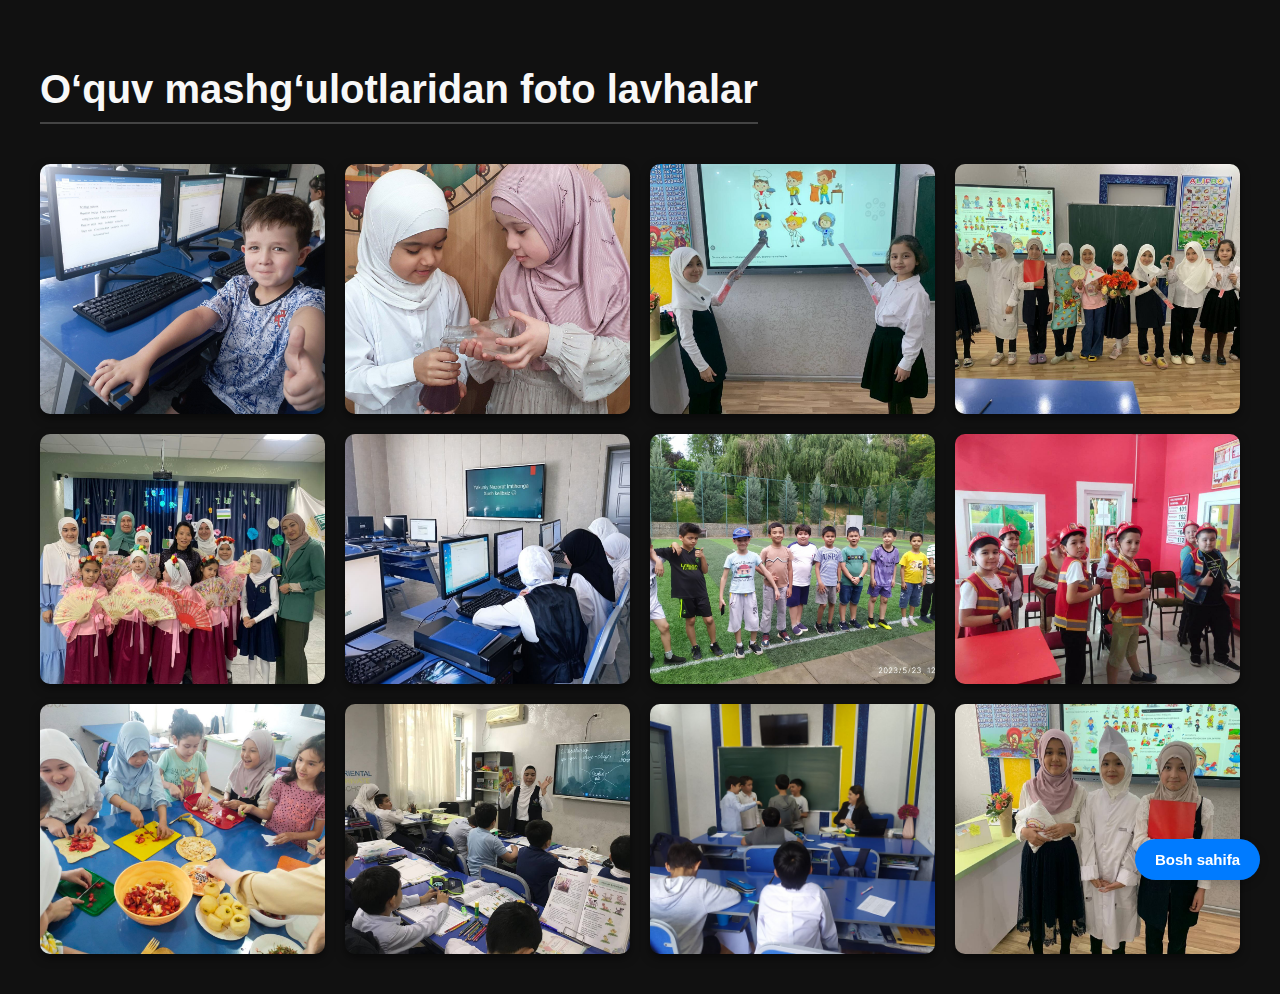
<file: dars.html>
<!DOCTYPE html>
<html lang="uz">
<head>
  <meta charset="UTF-8" />
  <meta name="viewport" content="width=device-width, initial-scale=1.0" />
  <title>ORIENTAL PRIVATE SCHOOL | OSHXONA RASMLAR</title>
  <style>
    body {
      margin: 0;
      font-family: Arial, sans-serif;
      background-color: #111;
      color: #fff;
    }

    .gallery {
      padding: 40px 20px;
      max-width: 1200px;
      margin: auto;
    }

    .gallery h1 {
      text-align: center;
      margin-bottom: 40px;
      font-size: 2.5rem;
      color: #f8f8f8;
      border-bottom: 2px solid #444;
      display: inline-block;
      padding-bottom: 10px;
    }

    .gallery-container {
      display: grid;
      grid-template-columns: repeat(auto-fit, minmax(250px, 1fr));
      gap: 20px;
    }

    .gallery-container img {
      width: 100%;
      height: 250px;
      object-fit: cover;
      border-radius: 10px;
      transition: transform 0.3s ease, box-shadow 0.3s ease;
      box-shadow: 0 4px 10px rgba(0, 0, 0, 0.5);
    }

    .gallery-container img:hover {
      transform: scale(1.05);
      box-shadow: 0 8px 20px rgba(255, 255, 255, 0.2);
    }
    /* O‘ng-pastdagi tugma */
    .fixed-bottom-button {
      position: fixed;
      bottom: 20px;
      right: 20px;
      padding: 12px 20px;
      background-color: #007bff;
      color: white;
      border-radius: 50px;
      text-decoration: none;
      font-size: 15px;
      font-weight: bold;
      z-index: 999;
      box-shadow: 0 4px 10px rgba(0, 0, 0, 0.2);
      transition: background 0.3s ease;
    }

    .fixed-bottom-button:hover {
      background-color: #0056b3;
    }
  </style>
</head>
<body>
  <section class="gallery">
    <h1>O‘quv mashg‘ulotlaridan foto lavhalar</h1>
   
    <div class="gallery-container">
      <img src="assets/images/dars1" alt="Rasm 1" />
      <img src="assets/images/dars2" alt="Rasm 1" />
      <img src="assets/images/dars3.JPG" alt="Rasm 1" />
      <img src="assets/images/dars4.JPG" alt="Rasm 1" />
      <img src="assets/images/dars5.JPG" alt="Rasm 1" />
      <img src="assets/images/dars6.JPG" alt="Rasm 1" />
      <img src="assets/images/dars7.JPG" alt="Rasm 1" />
      <img src="assets/images/dars8.JPG" alt="Rasm 1" />
      <img src="assets/images/dars9.JPG" alt="Rasm 1" />
      <img src="assets/images/dars10.JPG" alt="Rasm 1" />
       <img src="assets/images/dars11.JPG" alt="Rasm 1" />
      <img src="assets/images/dars12.JPG" alt="Rasm 1" />
    </div>
  </section>
   <a href="index.html" class="fixed-bottom-button">Bosh sahifa</a>
   
</body>
</html>
</file>
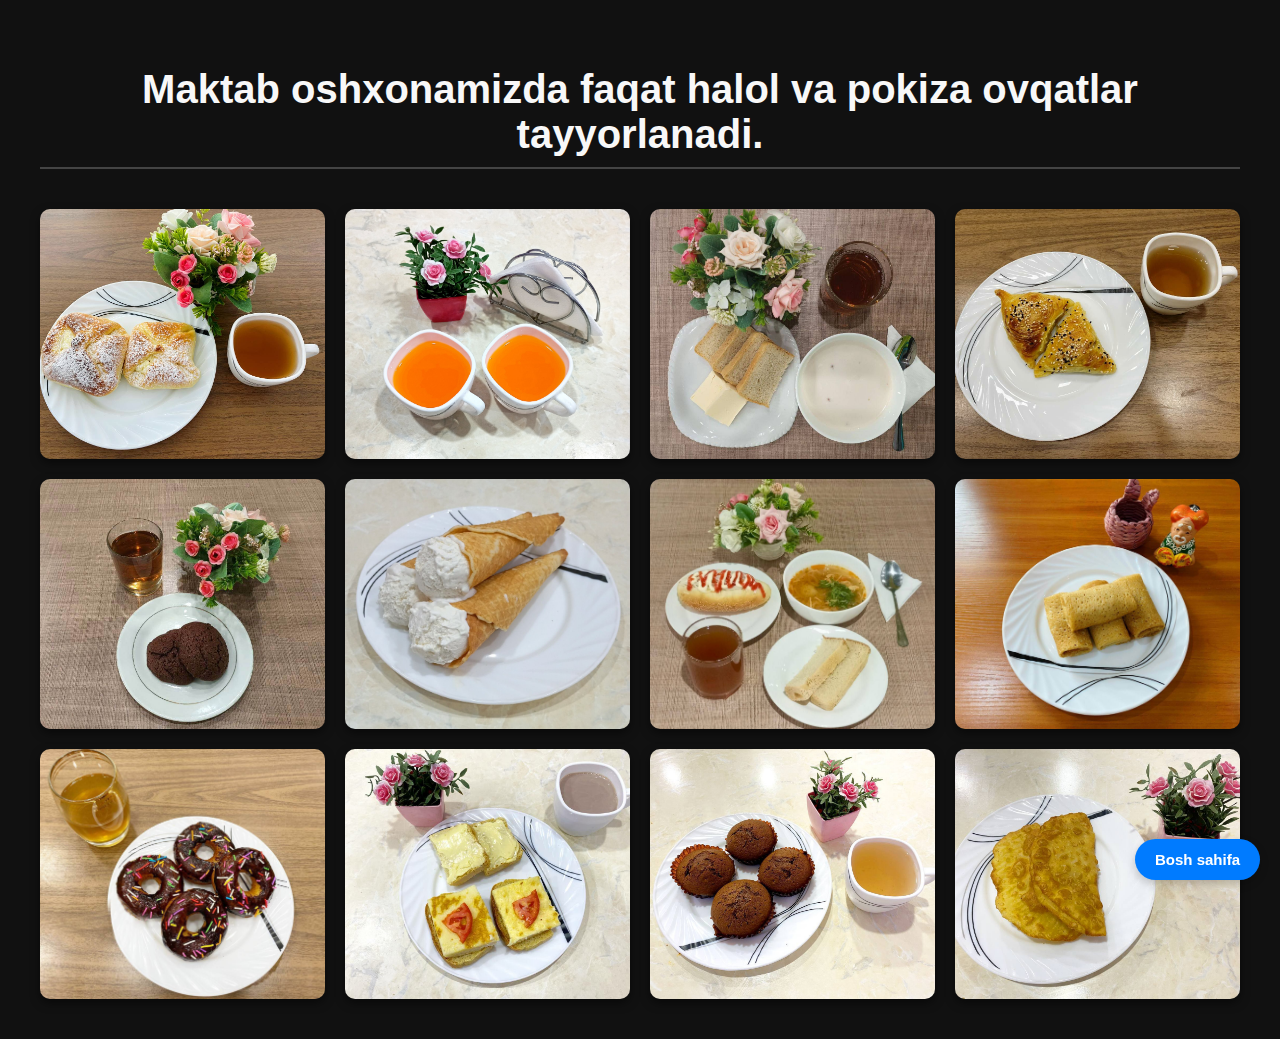
<file: oshxona.html>
<!DOCTYPE html>
<html lang="uz">
<head>
  <meta charset="UTF-8" />
  <meta name="viewport" content="width=device-width, initial-scale=1.0" />
  <title>ORIENTAL PRIVATE SCHOOL | OSHXONA RASMLAR</title>
   <style>
    body {
      margin: 0;
      font-family: Arial, sans-serif;
      background-color: #111;
      color: #fff;
    }

    .gallery {
      padding: 40px 20px;
      max-width: 1200px;
      margin: auto;
    }

    .gallery h1 {
      text-align: center;
      margin-bottom: 40px;
      font-size: 2.5rem;
      color: #f8f8f8;
      border-bottom: 2px solid #444;
      display: inline-block;
      padding-bottom: 10px;
    }

    .gallery-container {
      display: grid;
      grid-template-columns: repeat(auto-fit, minmax(250px, 1fr));
      gap: 20px;
    }

    .gallery-container img {
      width: 100%;
      height: 250px;
      object-fit: cover;
      border-radius: 10px;
      transition: transform 0.3s ease, box-shadow 0.3s ease;
      box-shadow: 0 4px 10px rgba(0, 0, 0, 0.5);
    }

    .gallery-container img:hover {
      transform: scale(1.05);
      box-shadow: 0 8px 20px rgba(255, 255, 255, 0.2);
    }
    /* O‘ng-pastdagi tugma */
    .fixed-bottom-button {
      position: fixed;
      bottom: 20px;
      right: 20px;
      padding: 12px 20px;
      background-color: #007bff;
      color: white;
      border-radius: 50px;
      text-decoration: none;
      font-size: 15px;
      font-weight: bold;
      z-index: 999;
      box-shadow: 0 4px 10px rgba(0, 0, 0, 0.2);
      transition: background 0.3s ease;
    }

    .fixed-bottom-button:hover {
      background-color: #0056b3;
    }
  </style>
</head>
<body>
  <section class="gallery">
    <h1>Maktab oshxonamizda faqat halol va pokiza ovqatlar tayyorlanadi.</h1>
   
    <div class="gallery-container">
      <img src="assets/images/oshxona1.jpg" alt="Rasm 1" />
      <img src="assets/images/oshxona2.jpg" alt="Rasm 1" />
      <img src="assets/images/oshxona3.jpg" alt="Rasm 1" />
      <img src="assets/images/oshxona4.jpg" alt="Rasm 1" />
      <img src="assets/images/oshxona5.jpg" alt="Rasm 1" />
      <img src="assets/images/oshxona6.jpg" alt="Rasm 1" />
      <img src="assets/images/oshxona7.jpg" alt="Rasm 1" />
      <img src="assets/images/oshxona8.jpg" alt="Rasm 1" />
      <img src="assets/images/oshxona9.jpg" alt="Rasm 1" />
      <img src="assets/images/oshxona10.jpg" alt="Rasm 1" />
      <img src="assets/images/oshxona11.jpg" alt="Rasm 1" />
      <img src="assets/images/oshxona12.jpg" alt="Rasm 1" />
    </div>
  </section>
  <a href="index.html" class="fixed-bottom-button">Bosh sahifa</a>
   
</body>
</html>
</file>
